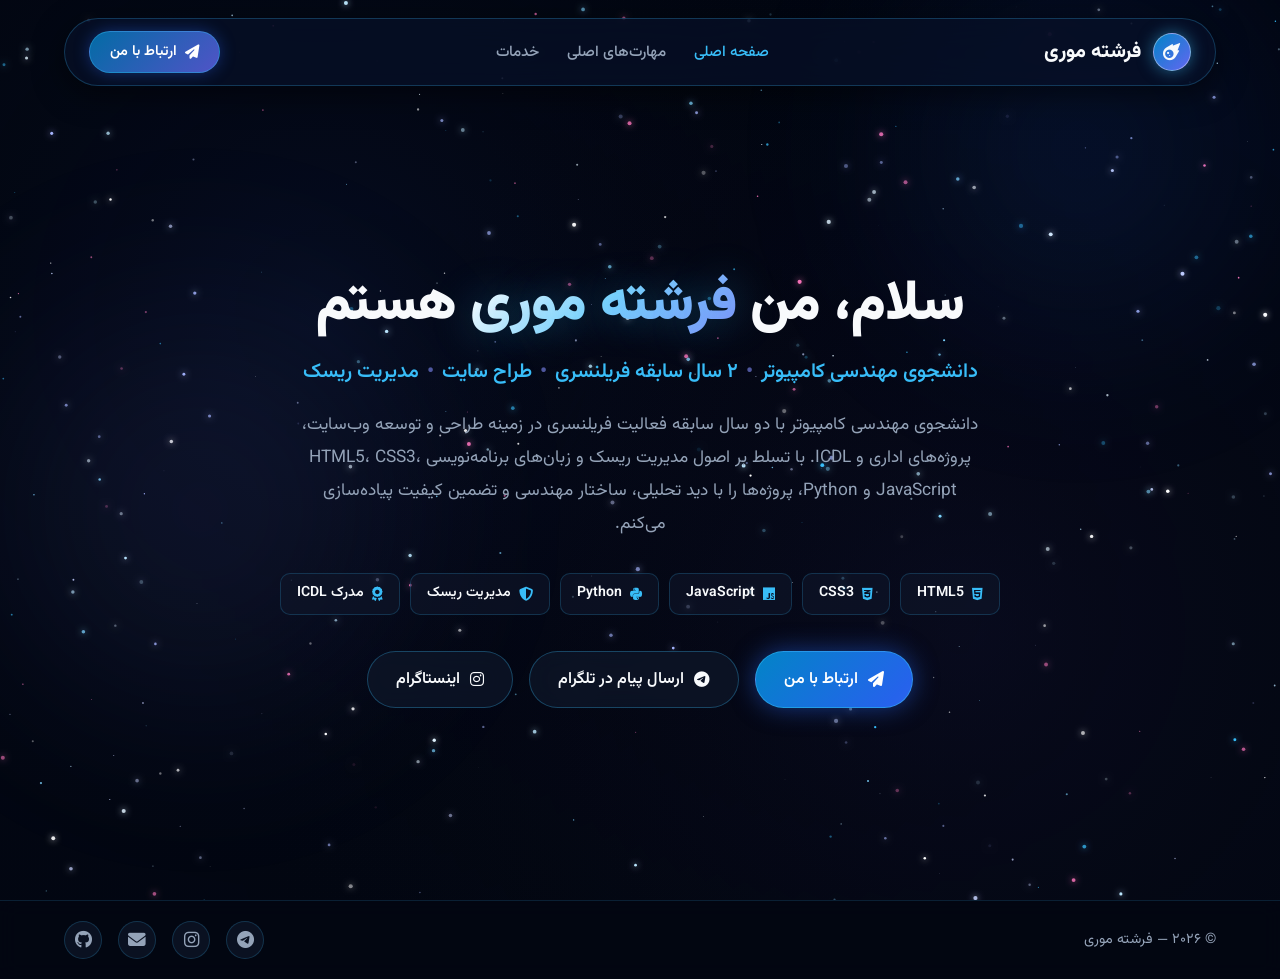
<file: index.html>
<!DOCTYPE html>
<html lang="fa" dir="rtl">
<head>
  <meta charset="UTF-8">
  <meta name="viewport" content="width=device-width, initial-scale=1.0">
  <title>فرشته موری | طراح وب و مدیریت ریسک</title>
  <link rel="stylesheet" href="https://cdnjs.cloudflare.com/ajax/libs/font-awesome/6.5.1/css/all.min.css">
  <link rel="stylesheet" href="assets/css/style.css">
</head>
<body style="min-height: 100vh; display: flex; flex-direction: column; justify-content: space-between;">

  <!-- Stars Background Canvas -->
  <canvas id="stars-canvas"></canvas>

  <div class="cosmic-orb orb-1"></div>
  <div class="cosmic-orb orb-2"></div>

  <!-- Header -->
  <header class="site-header">
    <div class="container">
      <nav class="nav-bar">
        <a href="index.html" class="brand-logo">
          <div class="brand-icon">
            <i class="fa-solid fa-meteor"></i>
          </div>
          <span>فرشته موری</span>
        </a>

        <ul class="nav-links">
          <li><a href="index.html" class="nav-link" style="color: var(--cyan-glow);">صفحه اصلی</a></li>
          <li><a href="skills.html" class="nav-link">مهارت‌های اصلی</a></li>
          <li><a href="services.html" class="nav-link">خدمات</a></li>
        </ul>

        <a href="contact.html" class="nav-cta">
          <i class="fa-solid fa-paper-plane"></i>
          <span>ارتباط با من</span>
        </a>

        <button class="mobile-toggle" aria-label="منو">
          <i class="fa-solid fa-bars"></i>
        </button>
      </nav>
    </div>
  </header>

  <!-- Hero Single-Screen Content -->
  <main class="hero-section" style="flex: 1; padding: 120px 0 40px;">
    <div class="container">
      <div class="hero-content">
        <div class="hero-info">
          <h1 class="hero-title">
            سلام، من <span class="gradient-text">فرشته موری</span> هستم
          </h1>

          <div class="hero-subtitle">
            <span>دانشجوی مهندسی کامپیوتر</span>
            <span class="dot">•</span>
            <span>۲ سال سابقه فریلنسری</span>
            <span class="dot">•</span>
            <span>طراح سایت</span>
            <span class="dot">•</span>
            <span>مدیریت ریسک</span>
          </div>

          <p class="hero-bio">
            دانشجوی مهندسی کامپیوتر با دو سال سابقه فعالیت فریلنسری در زمینه طراحی و توسعه وب‌سایت، پروژه‌های اداری و ICDL. با تسلط بر اصول مدیریت ریسک و زبان‌های برنامه‌نویسی HTML5، CSS3، JavaScript و Python، پروژه‌ها را با دید تحلیلی، ساختار مهندسی و تضمین کیفیت پیاده‌سازی می‌کنم.
          </p>

          <div class="tech-pills">
            <div class="tech-pill"><i class="fa-brands fa-html5"></i> HTML5</div>
            <div class="tech-pill"><i class="fa-brands fa-css3-alt"></i> CSS3</div>
            <div class="tech-pill"><i class="fa-brands fa-js"></i> JavaScript</div>
            <div class="tech-pill"><i class="fa-brands fa-python"></i> Python</div>
            <div class="tech-pill"><i class="fa-solid fa-shield-halved"></i> مدیریت ریسک</div>
            <div class="tech-pill"><i class="fa-solid fa-award"></i> مدرک ICDL</div>
          </div>

          <div class="hero-actions">
            <a href="contact.html" class="btn btn-primary">
              <i class="fa-solid fa-paper-plane"></i>
              <span>ارتباط با من</span>
            </a>
            <a href="https://t.me/aria_net1" target="_blank" rel="noopener noreferrer" class="btn btn-secondary">
              <i class="fa-brands fa-telegram"></i>
              <span>ارسال پیام در تلگرام</span>
            </a>
            <a href="https://www.instagram.com/mwri_tech/" target="_blank" rel="noopener noreferrer" class="btn btn-secondary">
              <i class="fa-brands fa-instagram"></i>
              <span>اینستاگرام</span>
            </a>
          </div>
        </div>
      </div>
    </div>
  </main>

  <!-- Clean Minimal Footer -->
  <footer class="site-footer" style="padding: 20px 0;">
    <div class="container">
      <div class="footer-content">
        <p class="footer-text">
          © ۲۰۲۶ — فرشته موری
        </p>

        <div class="footer-socials">
          <a href="https://t.me/aria_net1" target="_blank" rel="noopener noreferrer" class="social-link" title="تلگرام">
            <i class="fa-brands fa-telegram"></i>
          </a>
          <a href="https://www.instagram.com/mwri_tech/" target="_blank" rel="noopener noreferrer" class="social-link" title="اینستاگرام">
            <i class="fa-brands fa-instagram"></i>
          </a>
          <a href="mailto:fereshte8416@gmail.com" class="social-link" title="ایمیل">
            <i class="fa-solid fa-envelope"></i>
          </a>
          <a href="https://github.com/fereshteh-20" target="_blank" rel="noopener noreferrer" class="social-link" title="گیت‌هاب">
            <i class="fa-brands fa-github"></i>
          </a>
        </div>
      </div>
    </div>
  </footer>

  <script src="assets/js/stars-canvas.js"></script>
  <script src="assets/js/main.js"></script>
</body>
</html>
</file>
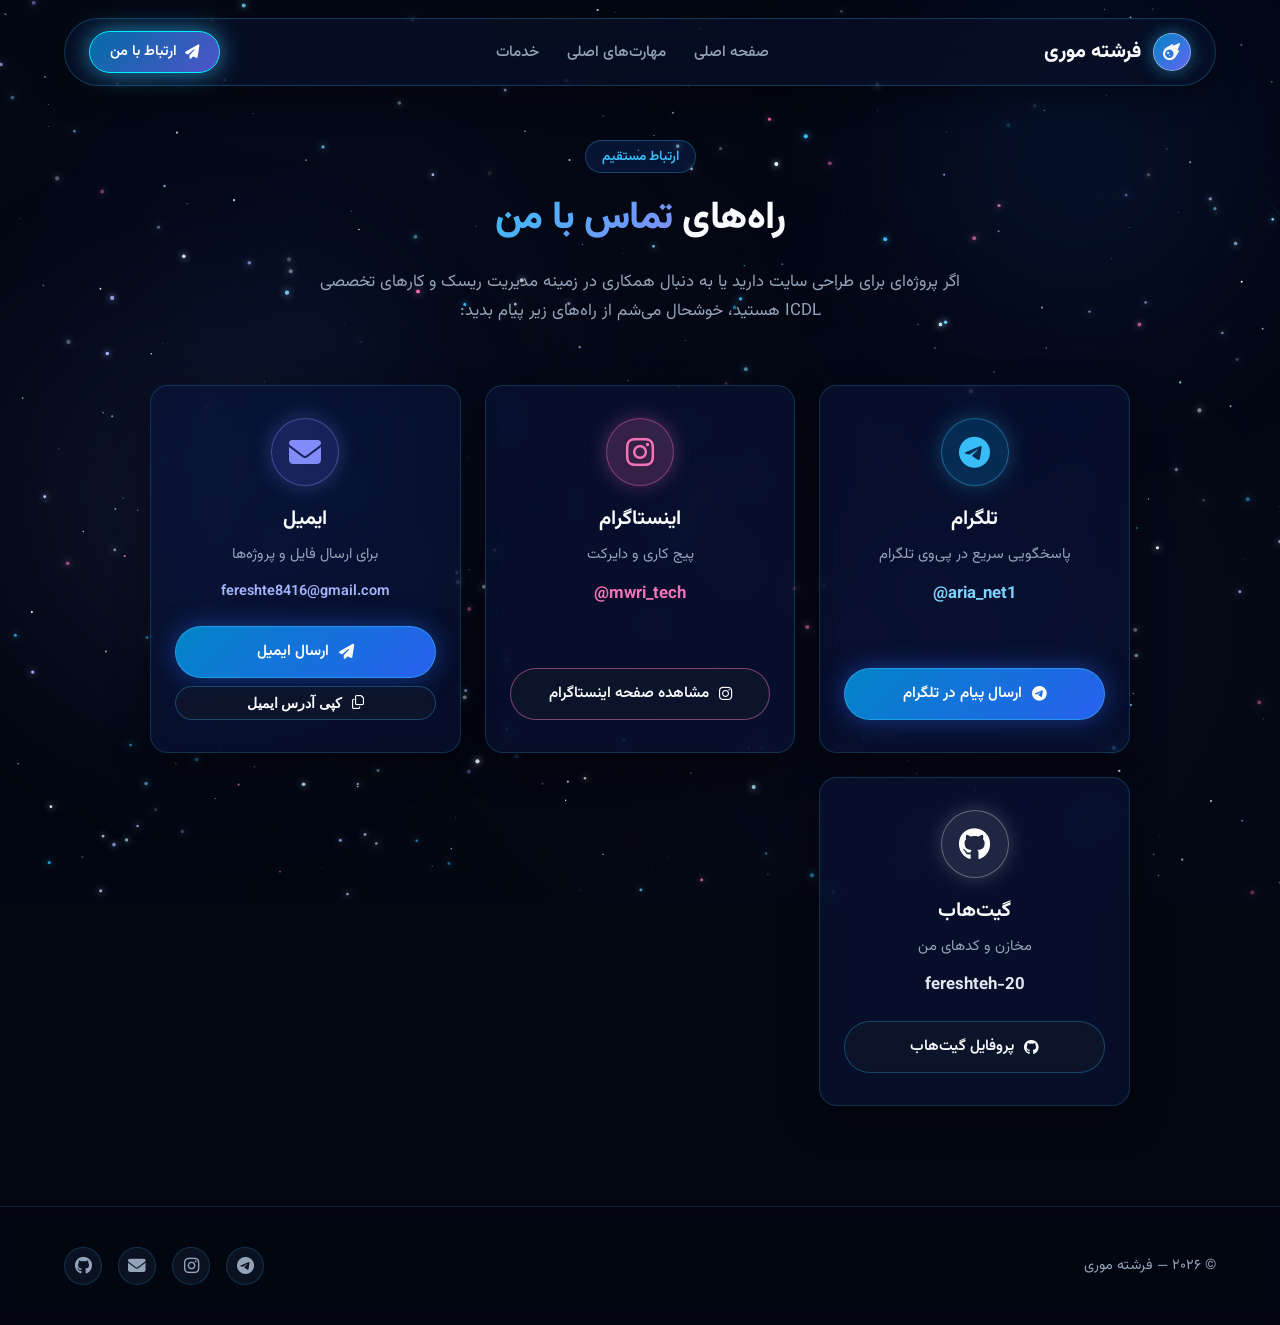
<file: contact.html>
<!DOCTYPE html>
<html lang="fa" dir="rtl">
<head>
  <meta charset="UTF-8">
  <meta name="viewport" content="width=device-width, initial-scale=1.0">
  <title>ارتباط با من | فرشته موری</title>
  <link rel="stylesheet" href="https://cdnjs.cloudflare.com/ajax/libs/font-awesome/6.5.1/css/all.min.css">
  <link rel="stylesheet" href="assets/css/style.css">
</head>
<body>

  <!-- Stars Background -->
  <canvas id="stars-canvas"></canvas>

  <div class="cosmic-orb orb-1"></div>
  <div class="cosmic-orb orb-2"></div>

  <!-- Header -->
  <header class="site-header">
    <div class="container">
      <nav class="nav-bar">
        <a href="index.html" class="brand-logo">
          <div class="brand-icon">
            <i class="fa-solid fa-meteor"></i>
          </div>
          <span>فرشته موری</span>
        </a>

        <ul class="nav-links">
          <li><a href="index.html" class="nav-link">صفحه اصلی</a></li>
          <li><a href="skills.html" class="nav-link">مهارت‌های اصلی</a></li>
          <li><a href="services.html" class="nav-link">خدمات</a></li>
        </ul>

        <a href="contact.html" class="nav-cta" style="box-shadow: 0 0 24px rgba(56, 189, 248, 0.7); border-color: var(--cyan-bright);">
          <i class="fa-solid fa-paper-plane"></i>
          <span>ارتباط با من</span>
        </a>

        <button class="mobile-toggle" aria-label="منو">
          <i class="fa-solid fa-bars"></i>
        </button>
      </nav>
    </div>
  </header>

  <!-- Contact Section -->
  <main class="section" style="padding-top: 140px; min-height: 85vh; display: flex; align-items: center;">
    <div class="container">
      <div class="section-header">
        <span class="section-tag">ارتباط مستقیم</span>
        <h1 class="section-title">راه‌های <span>تماس با من</span></h1>
        <p class="section-desc">
          اگر پروژه‌ای برای طراحی سایت دارید یا به دنبال همکاری در زمینه مدیریت ریسک و کارهای تخصصی ICDL هستید، خوشحال می‌شم از راه‌های زیر پیام بدید:
        </p>
      </div>

      <!-- Contact Cards -->
      <div style="display: grid; grid-template-columns: repeat(auto-fit, minmax(260px, 1fr)); gap: 24px; max-width: 980px; margin: 0 auto;">
        
        <!-- Telegram -->
        <div class="glass-panel" style="padding: 32px 24px; text-align: center; display: flex; flex-direction: column; align-items: center; justify-content: space-between;">
          <div>
            <div style="width: 68px; height: 68px; border-radius: 50%; background: rgba(14, 165, 233, 0.2); border: 1px solid rgba(56, 189, 248, 0.4); display: flex; align-items: center; justify-content: center; font-size: 2rem; color: #38bdf8; margin: 0 auto 16px; box-shadow: 0 0 20px rgba(56, 189, 248, 0.3);">
              <i class="fa-brands fa-telegram"></i>
            </div>
            <h3 style="font-size: 1.25rem; margin-bottom: 6px; color: var(--text-primary);">تلگرام</h3>
            <p style="color: var(--text-secondary); font-size: 0.92rem; margin-bottom: 12px;">پاسخگویی سریع در پی‌وی تلگرام</p>
            <div style="direction: ltr; font-weight: 700; color: #7dd3fc; margin-bottom: 22px; font-size: 1.05rem;">@aria_net1</div>
          </div>
          <a href="https://t.me/aria_net1" target="_blank" rel="noopener noreferrer" class="btn btn-primary" style="width: 100%; padding: 12px 18px; font-size: 0.95rem;">
            <i class="fa-brands fa-telegram"></i>
            <span>ارسال پیام در تلگرام</span>
          </a>
        </div>

        <!-- Instagram -->
        <div class="glass-panel" style="padding: 32px 24px; text-align: center; display: flex; flex-direction: column; align-items: center; justify-content: space-between;">
          <div>
            <div style="width: 68px; height: 68px; border-radius: 50%; background: rgba(244, 114, 182, 0.2); border: 1px solid rgba(244, 114, 182, 0.4); display: flex; align-items: center; justify-content: center; font-size: 2rem; color: #f472b6; margin: 0 auto 16px; box-shadow: 0 0 20px rgba(244, 114, 182, 0.3);">
              <i class="fa-brands fa-instagram"></i>
            </div>
            <h3 style="font-size: 1.25rem; margin-bottom: 6px; color: var(--text-primary);">اینستاگرام</h3>
            <p style="color: var(--text-secondary); font-size: 0.92rem; margin-bottom: 12px;">پیج کاری و دایرکت</p>
            <div style="direction: ltr; font-weight: 700; color: #f472b6; margin-bottom: 22px; font-size: 1.05rem;">@mwri_tech</div>
          </div>
          <a href="https://www.instagram.com/mwri_tech/" target="_blank" rel="noopener noreferrer" class="btn btn-secondary" style="width: 100%; padding: 12px 18px; font-size: 0.95rem; border-color: rgba(244, 114, 182, 0.5);">
            <i class="fa-brands fa-instagram"></i>
            <span>مشاهده صفحه اینستاگرام</span>
          </a>
        </div>

        <!-- Email -->
        <div class="glass-panel" style="padding: 32px 24px; text-align: center; display: flex; flex-direction: column; align-items: center; justify-content: space-between;">
          <div>
            <div style="width: 68px; height: 68px; border-radius: 50%; background: rgba(99, 102, 241, 0.2); border: 1px solid rgba(129, 140, 248, 0.4); display: flex; align-items: center; justify-content: center; font-size: 2rem; color: #818cf8; margin: 0 auto 16px; box-shadow: 0 0 20px rgba(129, 140, 248, 0.3);">
              <i class="fa-solid fa-envelope"></i>
            </div>
            <h3 style="font-size: 1.25rem; margin-bottom: 6px; color: var(--text-primary);">ایمیل</h3>
            <p style="color: var(--text-secondary); font-size: 0.92rem; margin-bottom: 12px;">برای ارسال فایل و پروژه‌ها</p>
            <div style="direction: ltr; font-weight: 600; color: #a5b4fc; margin-bottom: 22px; font-size: 0.9rem; word-break: break-all;">fereshte8416@gmail.com</div>
          </div>
          <div style="width: 100%; display: flex; flex-direction: column; gap: 8px;">
            <a href="mailto:fereshte8416@gmail.com" class="btn btn-primary" style="width: 100%; padding: 12px 18px; font-size: 0.95rem;">
              <i class="fa-solid fa-paper-plane"></i>
              <span>ارسال ایمیل</span>
            </a>
            <button id="copy-email-btn" class="btn btn-secondary" style="width: 100%; padding: 8px 12px; font-size: 0.85rem;" onclick="copyEmail()">
              <i class="fa-regular fa-copy"></i>
              <span id="copy-text">کپی آدرس ایمیل</span>
            </button>
          </div>
        </div>

        <!-- GitHub -->
        <div class="glass-panel" style="padding: 32px 24px; text-align: center; display: flex; flex-direction: column; align-items: center; justify-content: space-between;">
          <div>
            <div style="width: 68px; height: 68px; border-radius: 50%; background: rgba(255, 255, 255, 0.1); border: 1px solid rgba(255, 255, 255, 0.3); display: flex; align-items: center; justify-content: center; font-size: 2rem; color: #ffffff; margin: 0 auto 16px; box-shadow: 0 0 20px rgba(255, 255, 255, 0.2);">
              <i class="fa-brands fa-github"></i>
            </div>
            <h3 style="font-size: 1.25rem; margin-bottom: 6px; color: var(--text-primary);">گیت‌هاب</h3>
            <p style="color: var(--text-secondary); font-size: 0.92rem; margin-bottom: 12px;">مخازن و کدهای من</p>
            <div style="direction: ltr; font-weight: 700; color: #e2e8f0; margin-bottom: 22px; font-size: 1.05rem;">fereshteh-20</div>
          </div>
          <a href="https://github.com/fereshteh-20" target="_blank" rel="noopener noreferrer" class="btn btn-secondary" style="width: 100%; padding: 12px 18px; font-size: 0.95rem;">
            <i class="fa-brands fa-github"></i>
            <span>پروفایل گیت‌هاب</span>
          </a>
        </div>

      </div>
    </div>
  </main>

  <!-- Footer -->
  <footer class="site-footer">
    <div class="container">
      <div class="footer-content">
        <p class="footer-text">
          © ۲۰۲۶ — فرشته موری
        </p>

        <div class="footer-socials">
          <a href="https://t.me/aria_net1" target="_blank" rel="noopener noreferrer" class="social-link" title="تلگرام">
            <i class="fa-brands fa-telegram"></i>
          </a>
          <a href="https://www.instagram.com/mwri_tech/" target="_blank" rel="noopener noreferrer" class="social-link" title="اینستاگرام">
            <i class="fa-brands fa-instagram"></i>
          </a>
          <a href="mailto:fereshte8416@gmail.com" class="social-link" title="ایمیل">
            <i class="fa-solid fa-envelope"></i>
          </a>
          <a href="https://github.com/fereshteh-20" target="_blank" rel="noopener noreferrer" class="social-link" title="گیت‌هاب">
            <i class="fa-brands fa-github"></i>
          </a>
        </div>
      </div>
    </div>
  </footer>

  <script src="assets/js/stars-canvas.js"></script>
  <script src="assets/js/main.js"></script>
  <script>
    function copyEmail() {
      navigator.clipboard.writeText('fereshte8416@gmail.com').then(() => {
        const span = document.getElementById('copy-text');
        span.textContent = 'کپی شد!';
        setTimeout(() => {
          span.textContent = 'کپی آدرس ایمیل';
        }, 2500);
      });
    }
  </script>
</body>
</html>
</file>
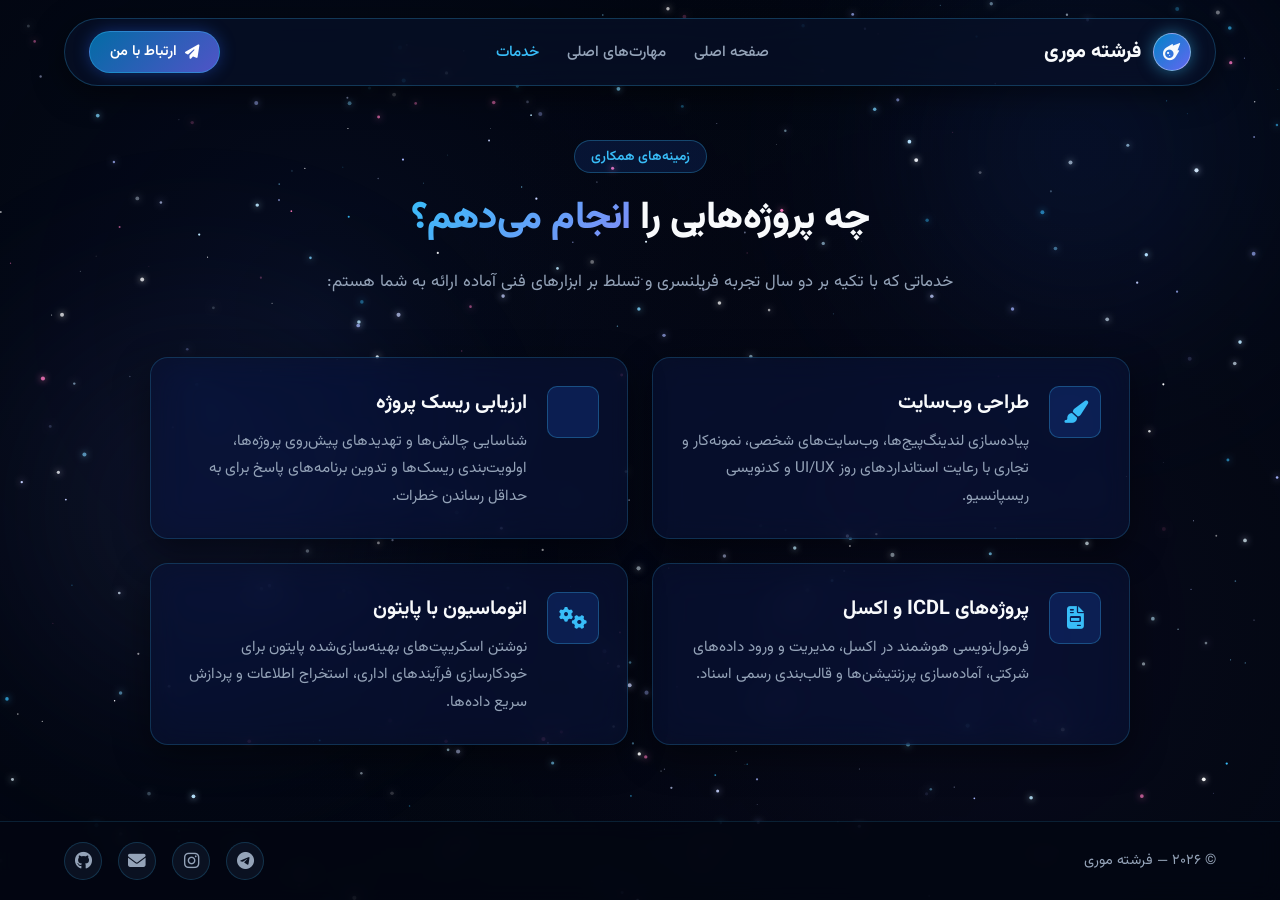
<file: services.html>
<!DOCTYPE html>
<html lang="fa" dir="rtl">
<head>
  <meta charset="UTF-8">
  <meta name="viewport" content="width=device-width, initial-scale=1.0">
  <title>خدمات | فرشته موری</title>
  <link rel="stylesheet" href="https://cdnjs.cloudflare.com/ajax/libs/font-awesome/6.5.1/css/all.min.css">
  <link rel="stylesheet" href="assets/css/style.css">
</head>
<body style="min-height: 100vh; display: flex; flex-direction: column; justify-content: space-between;">

  <!-- Stars Background -->
  <canvas id="stars-canvas"></canvas>

  <div class="cosmic-orb orb-1"></div>
  <div class="cosmic-orb orb-2"></div>

  <!-- Header -->
  <header class="site-header">
    <div class="container">
      <nav class="nav-bar">
        <a href="index.html" class="brand-logo">
          <div class="brand-icon">
            <i class="fa-solid fa-meteor"></i>
          </div>
          <span>فرشته موری</span>
        </a>

        <ul class="nav-links">
          <li><a href="index.html" class="nav-link">صفحه اصلی</a></li>
          <li><a href="skills.html" class="nav-link">مهارت‌های اصلی</a></li>
          <li><a href="services.html" class="nav-link" style="color: var(--cyan-glow);">خدمات</a></li>
        </ul>

        <a href="contact.html" class="nav-cta">
          <i class="fa-solid fa-paper-plane"></i>
          <span>ارتباط با من</span>
        </a>

        <button class="mobile-toggle" aria-label="منو">
          <i class="fa-solid fa-bars"></i>
        </button>
      </nav>
    </div>
  </header>

  <!-- Services Content -->
  <main class="section" style="padding-top: 140px; padding-bottom: 60px; flex: 1;">
    <div class="container">
      <div class="section-header">
        <span class="section-tag">زمینه‌های همکاری</span>
        <h1 class="section-title">چه پروژه‌هایی را <span>انجام می‌دهم؟</span></h1>
        <p class="section-desc">
          خدماتی که با تکیه بر دو سال تجربه فریلنسری و تسلط بر ابزارهای فنی آماده ارائه به شما هستم:
        </p>
      </div>

      <div class="services-grid" style="max-width: 980px; margin: 0 auto;">
        <!-- Service 1 -->
        <div class="service-card glass-panel">
          <div class="service-icon">
            <i class="fa-solid fa-paintbrush"></i>
          </div>
          <div class="service-content">
            <h2 style="font-size: 1.25rem; font-weight: 700; margin-bottom: 8px; color: var(--text-primary);">طراحی وب‌سایت</h2>
            <p style="color: var(--text-secondary); font-size: 0.95rem; line-height: 1.8;">
              پیاده‌سازی لندینگ‌پیج‌ها، وب‌سایت‌های شخصی، نمونه‌کار و تجاری با رعایت استانداردهای روز UI/UX و کدنویسی ریسپانسیو.
            </p>
          </div>
        </div>

        <!-- Service 2 -->
        <div class="service-card glass-panel">
          <div class="service-icon">
            <i class="fa-solid fa-shield-check"></i>
          </div>
          <div class="service-content">
            <h2 style="font-size: 1.25rem; font-weight: 700; margin-bottom: 8px; color: var(--text-primary);">ارزیابی ریسک پروژه</h2>
            <p style="color: var(--text-secondary); font-size: 0.95rem; line-height: 1.8;">
              شناسایی چالش‌ها و تهدیدهای پیش‌روی پروژه‌ها، اولویت‌بندی ریسک‌ها و تدوین برنامه‌های پاسخ برای به حداقل رساندن خطرات.
            </p>
          </div>
        </div>

        <!-- Service 3 -->
        <div class="service-card glass-panel">
          <div class="service-icon">
            <i class="fa-solid fa-file-invoice"></i>
          </div>
          <div class="service-content">
            <h2 style="font-size: 1.25rem; font-weight: 700; margin-bottom: 8px; color: var(--text-primary);">پروژه‌های ICDL و اکسل</h2>
            <p style="color: var(--text-secondary); font-size: 0.95rem; line-height: 1.8;">
              فرمول‌نویسی هوشمند در اکسل، مدیریت و ورود داده‌های شرکتی، آماده‌سازی پرزنتیشن‌ها و قالب‌بندی رسمی اسناد.
            </p>
          </div>
        </div>

        <!-- Service 4 -->
        <div class="service-card glass-panel">
          <div class="service-icon">
            <i class="fa-solid fa-gears"></i>
          </div>
          <div class="service-content">
            <h2 style="font-size: 1.25rem; font-weight: 700; margin-bottom: 8px; color: var(--text-primary);">اتوماسیون با پایتون</h2>
            <p style="color: var(--text-secondary); font-size: 0.95rem; line-height: 1.8;">
              نوشتن اسکریپت‌های بهینه‌سازی‌شده پایتون برای خودکارسازی فرآیندهای اداری، استخراج اطلاعات و پردازش سریع داده‌ها.
            </p>
          </div>
        </div>
      </div>
    </div>
  </main>

  <!-- Footer -->
  <footer class="site-footer" style="padding: 20px 0;">
    <div class="container">
      <div class="footer-content">
        <p class="footer-text">
          © ۲۰۲۶ — فرشته موری
        </p>

        <div class="footer-socials">
          <a href="https://t.me/aria_net1" target="_blank" rel="noopener noreferrer" class="social-link" title="تلگرام">
            <i class="fa-brands fa-telegram"></i>
          </a>
          <a href="https://www.instagram.com/mwri_tech/" target="_blank" rel="noopener noreferrer" class="social-link" title="اینستاگرام">
            <i class="fa-brands fa-instagram"></i>
          </a>
          <a href="mailto:fereshte8416@gmail.com" class="social-link" title="ایمیل">
            <i class="fa-solid fa-envelope"></i>
          </a>
          <a href="https://github.com/fereshteh-20" target="_blank" rel="noopener noreferrer" class="social-link" title="گیت‌هاب">
            <i class="fa-brands fa-github"></i>
          </a>
        </div>
      </div>
    </div>
  </footer>

  <script src="assets/js/stars-canvas.js"></script>
  <script src="assets/js/main.js"></script>
</body>
</html>
</file>
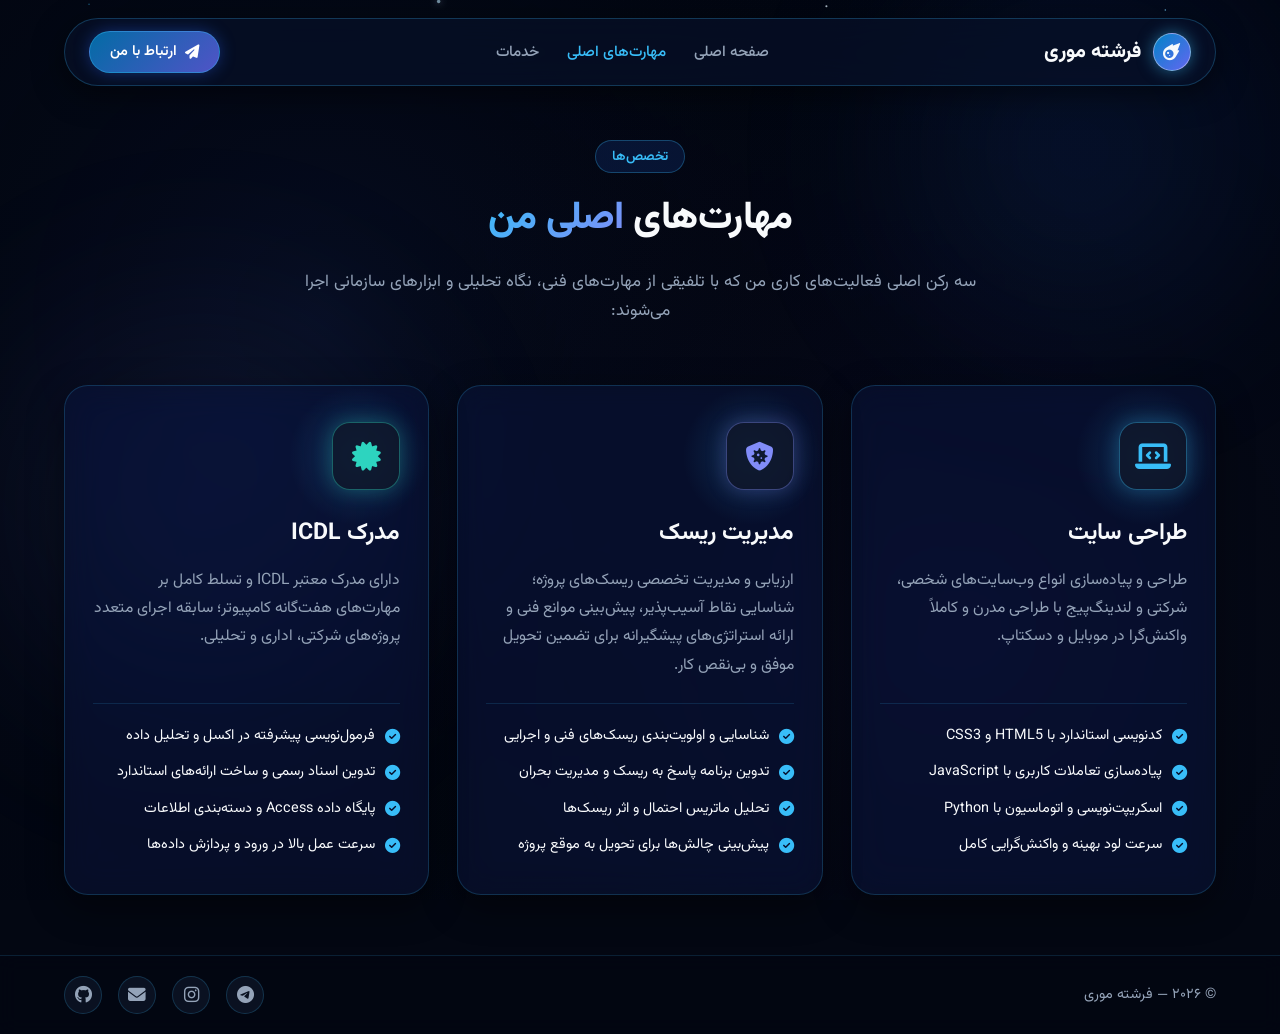
<file: skills.html>
<!DOCTYPE html>
<html lang="fa" dir="rtl">
<head>
  <meta charset="UTF-8">
  <meta name="viewport" content="width=device-width, initial-scale=1.0">
  <title>مهارت‌های اصلی | فرشته موری</title>
  <link rel="stylesheet" href="https://cdnjs.cloudflare.com/ajax/libs/font-awesome/6.5.1/css/all.min.css">
  <link rel="stylesheet" href="assets/css/style.css">
</head>
<body style="min-height: 100vh; display: flex; flex-direction: column; justify-content: space-between;">

  <!-- Stars Background -->
  <canvas id="stars-canvas"></canvas>

  <div class="cosmic-orb orb-1"></div>
  <div class="cosmic-orb orb-2"></div>

  <!-- Header -->
  <header class="site-header">
    <div class="container">
      <nav class="nav-bar">
        <a href="index.html" class="brand-logo">
          <div class="brand-icon">
            <i class="fa-solid fa-meteor"></i>
          </div>
          <span>فرشته موری</span>
        </a>

        <ul class="nav-links">
          <li><a href="index.html" class="nav-link">صفحه اصلی</a></li>
          <li><a href="skills.html" class="nav-link" style="color: var(--cyan-glow);">مهارت‌های اصلی</a></li>
          <li><a href="services.html" class="nav-link">خدمات</a></li>
        </ul>

        <a href="contact.html" class="nav-cta">
          <i class="fa-solid fa-paper-plane"></i>
          <span>ارتباط با من</span>
        </a>

        <button class="mobile-toggle" aria-label="منو">
          <i class="fa-solid fa-bars"></i>
        </button>
      </nav>
    </div>
  </header>

  <!-- Skills Content -->
  <main class="section" style="padding-top: 140px; padding-bottom: 60px; flex: 1;">
    <div class="container">
      <div class="section-header">
        <span class="section-tag">تخصص‌ها</span>
        <h1 class="section-title">مهارت‌های <span>اصلی من</span></h1>
        <p class="section-desc">
          سه رکن اصلی فعالیت‌های کاری من که با تلفیقی از مهارت‌های فنی، نگاه تحلیلی و ابزارهای سازمانی اجرا می‌شوند:
        </p>
      </div>

      <div class="core-pillars-grid">
        <!-- Card 1: Web Design -->
        <div class="pillar-card card-web glass-panel">
          <div>
            <div class="pillar-icon-box">
              <i class="fa-solid fa-laptop-code"></i>
            </div>
            <h2 class="pillar-title">طراحی سایت</h2>
            <p class="pillar-desc">
              طراحی و پیاده‌سازی انواع وب‌سایت‌های شخصی، شرکتی و لندینگ‌پیج با طراحی مدرن و کاملاً واکنش‌گرا در موبایل و دسکتاپ.
            </p>
          </div>
          <ul class="pillar-features">
            <li><i class="fa-solid fa-circle-check"></i> کدنویسی استاندارد با HTML5 و CSS3</li>
            <li><i class="fa-solid fa-circle-check"></i> پیاده‌سازی تعاملات کاربری با JavaScript</li>
            <li><i class="fa-solid fa-circle-check"></i> اسکریپت‌نویسی و اتوماسیون با Python</li>
            <li><i class="fa-solid fa-circle-check"></i> سرعت لود بهینه و واکنش‌گرایی کامل</li>
          </ul>
        </div>

        <!-- Card 2: Risk Management -->
        <div class="pillar-card card-risk glass-panel">
          <div>
            <div class="pillar-icon-box">
              <i class="fa-solid fa-shield-virus"></i>
            </div>
            <h2 class="pillar-title">مدیریت ریسک</h2>
            <p class="pillar-desc">
              ارزیابی و مدیریت تخصصی ریسک‌های پروژه؛ شناسایی نقاط آسیب‌پذیر، پیش‌بینی موانع فنی و ارائه استراتژی‌های پیشگیرانه برای تضمین تحویل موفق و بی‌نقص کار.
            </p>
          </div>
          <ul class="pillar-features">
            <li><i class="fa-solid fa-circle-check"></i> شناسایی و اولویت‌بندی ریسک‌های فنی و اجرایی</li>
            <li><i class="fa-solid fa-circle-check"></i> تدوین برنامه پاسخ به ریسک و مدیریت بحران</li>
            <li><i class="fa-solid fa-circle-check"></i> تحلیل ماتریس احتمال و اثر ریسک‌ها</li>
            <li><i class="fa-solid fa-circle-check"></i> پیش‌بینی چالش‌ها برای تحویل به موقع پروژه</li>
          </ul>
        </div>

        <!-- Card 3: ICDL -->
        <div class="pillar-card card-icdl glass-panel">
          <div>
            <div class="pillar-icon-box">
              <i class="fa-solid fa-certificate"></i>
            </div>
            <h2 class="pillar-title">مدرک ICDL</h2>
            <p class="pillar-desc">
              دارای مدرک معتبر ICDL و تسلط کامل بر مهارت‌های هفت‌گانه کامپیوتر؛ سابقه اجرای متعدد پروژه‌های شرکتی، اداری و تحلیلی.
            </p>
          </div>
          <ul class="pillar-features">
            <li><i class="fa-solid fa-circle-check"></i> فرمول‌نویسی پیشرفته در اکسل و تحلیل داده</li>
            <li><i class="fa-solid fa-circle-check"></i> تدوین اسناد رسمی و ساخت ارائه‌های استاندارد</li>
            <li><i class="fa-solid fa-circle-check"></i> پایگاه داده Access و دسته‌بندی اطلاعات</li>
            <li><i class="fa-solid fa-circle-check"></i> سرعت عمل بالا در ورود و پردازش داده‌ها</li>
          </ul>
        </div>
      </div>
    </div>
  </main>

  <!-- Footer -->
  <footer class="site-footer" style="padding: 20px 0;">
    <div class="container">
      <div class="footer-content">
        <p class="footer-text">
          © ۲۰۲۶ — فرشته موری
        </p>

        <div class="footer-socials">
          <a href="https://t.me/aria_net1" target="_blank" rel="noopener noreferrer" class="social-link" title="تلگرام">
            <i class="fa-brands fa-telegram"></i>
          </a>
          <a href="https://www.instagram.com/mwri_tech/" target="_blank" rel="noopener noreferrer" class="social-link" title="اینستاگرام">
            <i class="fa-brands fa-instagram"></i>
          </a>
          <a href="mailto:fereshte8416@gmail.com" class="social-link" title="ایمیل">
            <i class="fa-solid fa-envelope"></i>
          </a>
          <a href="https://github.com/fereshteh-20" target="_blank" rel="noopener noreferrer" class="social-link" title="گیت‌هاب">
            <i class="fa-brands fa-github"></i>
          </a>
        </div>
      </div>
    </div>
  </footer>

  <script src="assets/js/stars-canvas.js"></script>
  <script src="assets/js/main.js"></script>
</body>
</html>
</file>
<file: assets/css/style.css>
@import url('https://fonts.googleapis.com/css2?family=Vazirmatn:wght@300;400;500;600;700;800;900&display=swap');

:root {
  --font-main: 'Vazirmatn', -apple-system, BlinkMacSystemFont, 'Segoe UI', Roboto, Tahoma, sans-serif;

  /* Color Palette */
  --bg-deep-space: #030712;
  --bg-nebula-dark: #050b1d;
  --bg-nebula-blue: #0b1536;
  --text-primary: #f8fafc;
  --text-secondary: #94a3b8;
  --text-muted: #64748b;

  /* Cosmic Glows & Accents */
  --cyan-glow: #38bdf8;
  --cyan-bright: #00f0ff;
  --blue-accent: #2563eb;
  --blue-deep: #1d4ed8;
  --indigo-glow: #818cf8;
  --purple-nebula: #a855f7;

  /* Glassmorphism Specs */
  --glass-bg: rgba(11, 21, 54, 0.55);
  --glass-bg-hover: rgba(15, 28, 70, 0.75);
  --glass-border: rgba(56, 189, 248, 0.2);
  --glass-border-hover: rgba(56, 189, 248, 0.55);
  --glass-shadow: 0 12px 36px 0 rgba(0, 0, 0, 0.45);
  --glass-glow: 0 0 25px rgba(56, 189, 248, 0.18);
  --glass-blur: blur(16px) saturate(180%);

  /* Layout */
  --container-max: 1200px;
  --radius-sm: 10px;
  --radius-md: 18px;
  --radius-lg: 24px;
  --radius-full: 9999px;
  --transition-smooth: all 0.35s cubic-bezier(0.4, 0, 0.2, 1);
}

/* Reset & Base */
*, *::before, *::after {
  box-sizing: border-box;
  margin: 0;
  padding: 0;
}

html {
  scroll-behavior: smooth;
  color-scheme: dark;
}

body {
  font-family: var(--font-main);
  background-color: var(--bg-deep-space);
  color: var(--text-primary);
  direction: rtl;
  text-align: right;
  line-height: 1.7;
  overflow-x: hidden;
  position: relative;
  min-height: 100vh;
}

/* Cosmic Background Canvas */
#stars-canvas {
  position: fixed;
  top: 0;
  left: 0;
  width: 100%;
  height: 100%;
  z-index: 0;
  pointer-events: none;
}

/* Background Atmosphere Glows */
.cosmic-orb {
  position: fixed;
  border-radius: 50%;
  filter: blur(90px);
  pointer-events: none;
  z-index: 0;
  opacity: 0.35;
  animation: cosmicPulse 10s ease-in-out infinite alternate;
}

.orb-1 {
  top: -100px;
  right: -50px;
  width: 500px;
  height: 500px;
  background: radial-gradient(circle, rgba(37, 99, 235, 0.5) 0%, rgba(56, 189, 248, 0) 70%);
}

.orb-2 {
  bottom: 10%;
  left: -100px;
  width: 600px;
  height: 600px;
  background: radial-gradient(circle, rgba(129, 140, 248, 0.35) 0%, rgba(168, 85, 247, 0) 70%);
  animation-delay: -5s;
}

@keyframes cosmicPulse {
  0% { transform: scale(1) translate(0, 0); opacity: 0.25; }
  50% { transform: scale(1.15) translate(30px, 20px); opacity: 0.45; }
  100% { transform: scale(0.95) translate(-20px, -10px); opacity: 0.3; }
}

/* Container */
.container {
  width: 100%;
  max-width: var(--container-max);
  margin: 0 auto;
  padding: 0 24px;
  position: relative;
  z-index: 1;
}

/* ===================================================
   Glassmorphism Styles
   =================================================== */
.glass-panel {
  background: var(--glass-bg);
  backdrop-filter: var(--glass-blur);
  -webkit-backdrop-filter: var(--glass-blur);
  border: 1px solid var(--glass-border);
  box-shadow: var(--glass-shadow);
  border-radius: var(--radius-md);
  position: relative;
  transition: var(--transition-smooth);
}

.glass-panel:hover {
  border-color: var(--glass-border-hover);
  box-shadow: var(--glass-shadow), var(--glass-glow);
}

/* ===================================================
   Header & Navigation
   =================================================== */
.site-header {
  position: fixed;
  top: 18px;
  left: 0;
  right: 0;
  z-index: 100;
  transition: var(--transition-smooth);
}

.nav-bar {
  display: flex;
  align-items: center;
  justify-content: space-between;
  padding: 12px 24px;
  border-radius: var(--radius-full);
  background: rgba(8, 16, 40, 0.7);
  backdrop-filter: blur(20px);
  -webkit-backdrop-filter: blur(20px);
  border: 1px solid rgba(56, 189, 248, 0.25);
  box-shadow: 0 8px 30px rgba(0, 0, 0, 0.5);
}

.brand-logo {
  display: flex;
  align-items: center;
  gap: 12px;
  text-decoration: none;
  color: var(--text-primary);
  font-weight: 800;
  font-size: 1.25rem;
}

.brand-icon {
  width: 38px;
  height: 38px;
  border-radius: 50%;
  background: linear-gradient(135deg, #0284c7, #6366f1);
  display: flex;
  align-items: center;
  justify-content: center;
  font-size: 1.1rem;
  box-shadow: 0 0 16px rgba(56, 189, 248, 0.5);
  border: 1px solid rgba(255, 255, 255, 0.4);
}

.nav-links {
  display: flex;
  align-items: center;
  gap: 28px;
  list-style: none;
}

.nav-link {
  color: var(--text-secondary);
  text-decoration: none;
  font-weight: 500;
  font-size: 0.95rem;
  transition: var(--transition-smooth);
  position: relative;
  padding: 6px 0;
}

.nav-link::after {
  content: '';
  position: absolute;
  bottom: 0;
  right: 0;
  width: 0;
  height: 2px;
  background: linear-gradient(90deg, var(--cyan-glow), var(--indigo-glow));
  border-radius: 2px;
  transition: var(--transition-smooth);
}

.nav-link:hover {
  color: var(--cyan-glow);
}

.nav-link:hover::after {
  width: 100%;
}

.nav-cta {
  display: flex;
  align-items: center;
  gap: 8px;
  padding: 8px 20px;
  background: linear-gradient(135deg, rgba(2, 132, 199, 0.8), rgba(99, 102, 241, 0.8));
  color: #ffffff;
  text-decoration: none;
  border-radius: var(--radius-full);
  font-size: 0.9rem;
  font-weight: 600;
  border: 1px solid rgba(56, 189, 248, 0.4);
  box-shadow: 0 0 16px rgba(37, 99, 235, 0.4);
  transition: var(--transition-smooth);
}

.nav-cta:hover {
  transform: translateY(-2px);
  box-shadow: 0 0 24px rgba(56, 189, 248, 0.7);
  border-color: var(--cyan-bright);
}

/* Mobile Nav Toggle */
.mobile-toggle {
  display: none;
  background: none;
  border: none;
  color: var(--text-primary);
  font-size: 1.5rem;
  cursor: pointer;
}

/* ===================================================
   Hero Section
   =================================================== */
.hero-section {
  min-height: 100vh;
  display: flex;
  align-items: center;
  padding: 130px 0 80px;
  position: relative;
}

.hero-content {
  max-width: 860px;
  margin: 0 auto;
  text-align: center;
}

.hero-badge {
  display: inline-flex;
  align-items: center;
  gap: 8px;
  padding: 6px 16px;
  border-radius: var(--radius-full);
  background: rgba(37, 99, 235, 0.15);
  border: 1px solid rgba(56, 189, 248, 0.35);
  color: var(--cyan-glow);
  font-size: 0.88rem;
  font-weight: 600;
  margin-bottom: 24px;
  box-shadow: 0 0 16px rgba(56, 189, 248, 0.2);
}

.hero-title {
  font-size: 3.5rem;
  font-weight: 900;
  line-height: 1.2;
  margin-bottom: 16px;
  letter-spacing: -0.5px;
}

.hero-title .gradient-text {
  background: linear-gradient(135deg, #ffffff 10%, #7dd3fc 50%, #818cf8 100%);
  -webkit-background-clip: text;
  -webkit-text-fill-color: transparent;
  text-shadow: 0 0 40px rgba(56, 189, 248, 0.35);
}

.hero-subtitle {
  font-size: 1.25rem;
  font-weight: 600;
  color: var(--cyan-glow);
  margin-bottom: 20px;
  display: flex;
  flex-wrap: wrap;
  gap: 8px;
  align-items: center;
  justify-content: center;
}

.hero-subtitle span.dot {
  color: var(--indigo-glow);
  opacity: 0.6;
}

.hero-bio {
  font-size: 1.08rem;
  color: var(--text-secondary);
  line-height: 1.9;
  margin: 0 auto 32px;
  max-width: 680px;
}

/* Tech Badges / Pills in Hero */
.tech-pills {
  display: flex;
  flex-wrap: wrap;
  gap: 10px;
  margin-bottom: 36px;
  justify-content: center;
}

.tech-pill {
  display: inline-flex;
  align-items: center;
  gap: 8px;
  padding: 8px 16px;
  border-radius: var(--radius-sm);
  background: rgba(15, 23, 42, 0.6);
  border: 1px solid rgba(56, 189, 248, 0.2);
  color: var(--text-primary);
  font-size: 0.88rem;
  font-weight: 600;
  transition: var(--transition-smooth);
}

.tech-pill:hover {
  background: rgba(30, 58, 138, 0.4);
  border-color: var(--cyan-glow);
  transform: translateY(-2px);
  box-shadow: 0 4px 16px rgba(56, 189, 248, 0.25);
}

.tech-pill i {
  color: var(--cyan-glow);
}

/* Hero Action Buttons */
.hero-actions {
  display: flex;
  flex-wrap: wrap;
  gap: 16px;
  justify-content: center;
}

.btn {
  display: inline-flex;
  align-items: center;
  justify-content: center;
  gap: 10px;
  padding: 14px 28px;
  border-radius: var(--radius-full);
  font-size: 1rem;
  font-weight: 600;
  text-decoration: none;
  cursor: pointer;
  transition: var(--transition-smooth);
}

.btn-primary {
  background: linear-gradient(135deg, #0284c7, #2563eb, #6366f1);
  background-size: 200% auto;
  color: #ffffff;
  border: 1px solid rgba(56, 189, 248, 0.5);
  box-shadow: 0 0 24px rgba(37, 99, 235, 0.5);
}

.btn-primary:hover {
  background-position: right center;
  transform: translateY(-3px);
  box-shadow: 0 0 32px rgba(56, 189, 248, 0.7);
}

.btn-secondary {
  background: rgba(15, 23, 42, 0.7);
  backdrop-filter: blur(12px);
  color: var(--text-primary);
  border: 1px solid rgba(56, 189, 248, 0.3);
}

.btn-secondary:hover {
  background: rgba(30, 58, 138, 0.35);
  border-color: var(--cyan-glow);
  transform: translateY(-3px);
}


/* ===================================================
   Section Headings
   =================================================== */
.section {
  padding: 100px 0;
  position: relative;
}

.section-header {
  text-align: center;
  max-width: 680px;
  margin: 0 auto 60px;
}

.section-tag {
  display: inline-block;
  padding: 4px 16px;
  border-radius: var(--radius-full);
  background: rgba(37, 99, 235, 0.15);
  border: 1px solid rgba(56, 189, 248, 0.3);
  color: var(--cyan-glow);
  font-size: 0.85rem;
  font-weight: 600;
  margin-bottom: 14px;
}

.section-title {
  font-size: 2.4rem;
  font-weight: 800;
  margin-bottom: 16px;
  letter-spacing: -0.5px;
}

.section-title span {
  background: linear-gradient(135deg, #38bdf8, #818cf8);
  -webkit-background-clip: text;
  -webkit-text-fill-color: transparent;
}

.section-desc {
  font-size: 1.05rem;
  color: var(--text-secondary);
}

/* ===================================================
   Glass Core Pillars Section (User Core Requirement)
   =================================================== */
.core-pillars-grid {
  display: grid;
  grid-template-columns: repeat(3, 1fr);
  gap: 28px;
}

.pillar-card {
  padding: 36px 28px;
  border-radius: var(--radius-lg);
  display: flex;
  flex-direction: column;
  justify-content: space-between;
  min-height: 420px;
  position: relative;
  overflow: hidden;
  transition: var(--transition-smooth);
}

.pillar-card::before {
  content: '';
  position: absolute;
  top: 0;
  right: 0;
  width: 140px;
  height: 140px;
  background: radial-gradient(circle, rgba(56, 189, 248, 0.18) 0%, rgba(0, 0, 0, 0) 70%);
  border-radius: 50%;
  pointer-events: none;
  transition: var(--transition-smooth);
}

.pillar-card:hover {
  transform: translateY(-8px);
}

.pillar-card:hover::before {
  width: 220px;
  height: 220px;
  background: radial-gradient(circle, rgba(56, 189, 248, 0.3) 0%, rgba(0, 0, 0, 0) 70%);
}

/* Individual Card Accent Glows */
.pillar-card.card-web:hover {
  border-color: rgba(56, 189, 248, 0.6);
  box-shadow: 0 16px 40px rgba(56, 189, 248, 0.25);
}

.pillar-card.card-risk:hover {
  border-color: rgba(129, 140, 248, 0.6);
  box-shadow: 0 16px 40px rgba(129, 140, 248, 0.25);
}

.pillar-card.card-icdl:hover {
  border-color: rgba(45, 212, 191, 0.6);
  box-shadow: 0 16px 40px rgba(45, 212, 191, 0.25);
}

.pillar-icon-box {
  width: 68px;
  height: 68px;
  border-radius: var(--radius-md);
  display: flex;
  align-items: center;
  justify-content: center;
  font-size: 1.8rem;
  margin-bottom: 24px;
  background: rgba(15, 23, 42, 0.8);
  border: 1px solid rgba(56, 189, 248, 0.3);
  box-shadow: 0 8px 24px rgba(0, 0, 0, 0.4);
  position: relative;
}

.card-web .pillar-icon-box {
  color: #38bdf8;
  border-color: rgba(56, 189, 248, 0.4);
  box-shadow: 0 0 20px rgba(56, 189, 248, 0.3);
}

.card-risk .pillar-icon-box {
  color: #818cf8;
  border-color: rgba(129, 140, 248, 0.4);
  box-shadow: 0 0 20px rgba(129, 140, 248, 0.3);
}

.card-icdl .pillar-icon-box {
  color: #2dd4bf;
  border-color: rgba(45, 212, 191, 0.4);
  box-shadow: 0 0 20px rgba(45, 212, 191, 0.3);
}

.pillar-title {
  font-size: 1.45rem;
  font-weight: 700;
  margin-bottom: 12px;
  color: var(--text-primary);
}

.pillar-desc {
  color: var(--text-secondary);
  font-size: 0.98rem;
  line-height: 1.8;
  margin-bottom: 24px;
}

.pillar-features {
  list-style: none;
  display: flex;
  flex-direction: column;
  gap: 12px;
  margin-top: auto;
  padding-top: 20px;
  border-top: 1px solid rgba(56, 189, 248, 0.15);
}

.pillar-features li {
  display: flex;
  align-items: center;
  gap: 10px;
  font-size: 0.9rem;
  color: var(--text-primary);
}

.pillar-features li i {
  color: var(--cyan-glow);
  font-size: 0.95rem;
}

/* ===================================================
   Skills & Technologies Detail Section
   =================================================== */
.skills-wrapper {
  display: grid;
  grid-template-columns: 1fr 1fr;
  gap: 36px;
}

.skills-column {
  padding: 32px;
}

.skills-col-title {
  font-size: 1.3rem;
  font-weight: 700;
  margin-bottom: 24px;
  display: flex;
  align-items: center;
  gap: 12px;
  color: var(--cyan-glow);
}

.skill-bar-item {
  margin-bottom: 22px;
}

.skill-info {
  display: flex;
  justify-content: space-between;
  font-size: 0.95rem;
  font-weight: 600;
  margin-bottom: 8px;
}

.skill-track {
  width: 100%;
  height: 8px;
  background: rgba(15, 23, 42, 0.8);
  border-radius: var(--radius-full);
  overflow: hidden;
  border: 1px solid rgba(56, 189, 248, 0.2);
}

.skill-progress {
  height: 100%;
  border-radius: var(--radius-full);
  background: linear-gradient(90deg, #0284c7, #38bdf8);
  box-shadow: 0 0 12px rgba(56, 189, 248, 0.6);
  transition: width 1.2s cubic-bezier(0.4, 0, 0.2, 1);
}

/* ===================================================
   Experience & Services Section
   =================================================== */
.services-grid {
  display: grid;
  grid-template-columns: repeat(2, 1fr);
  gap: 24px;
}

.service-card {
  padding: 28px;
  display: flex;
  gap: 20px;
  align-items: flex-start;
  transition: var(--transition-smooth);
}

.service-card:hover {
  transform: translateY(-4px);
  border-color: rgba(56, 189, 248, 0.4);
}

.service-icon {
  width: 52px;
  height: 52px;
  flex-shrink: 0;
  border-radius: var(--radius-sm);
  background: rgba(37, 99, 235, 0.2);
  border: 1px solid rgba(56, 189, 248, 0.3);
  display: flex;
  align-items: center;
  justify-content: center;
  font-size: 1.4rem;
  color: var(--cyan-glow);
}

.service-content h4 {
  font-size: 1.15rem;
  font-weight: 700;
  margin-bottom: 8px;
  color: var(--text-primary);
}

.service-content p {
  color: var(--text-secondary);
  font-size: 0.92rem;
  line-height: 1.7;
}

/* ===================================================
   Contact Section
   =================================================== */
.contact-grid {
  display: grid;
  grid-template-columns: 0.9fr 1.1fr;
  gap: 36px;
  align-items: stretch;
}

.contact-info-panel {
  padding: 36px;
  display: flex;
  flex-direction: column;
  justify-content: space-between;
}

.contact-channels {
  display: flex;
  flex-direction: column;
  gap: 20px;
  margin: 28px 0;
}

.contact-channel-item {
  display: flex;
  align-items: center;
  gap: 16px;
  padding: 14px 18px;
  border-radius: var(--radius-sm);
  background: rgba(15, 23, 42, 0.6);
  border: 1px solid rgba(56, 189, 248, 0.18);
  text-decoration: none;
  color: var(--text-primary);
  transition: var(--transition-smooth);
}

.contact-channel-item:hover {
  background: rgba(30, 58, 138, 0.35);
  border-color: var(--cyan-glow);
  transform: translateX(-6px);
}

.channel-icon {
  width: 44px;
  height: 44px;
  border-radius: 50%;
  background: rgba(37, 99, 235, 0.25);
  display: flex;
  align-items: center;
  justify-content: center;
  font-size: 1.25rem;
  color: var(--cyan-glow);
}

.channel-details h5 {
  font-size: 0.85rem;
  color: var(--text-muted);
  font-weight: 500;
}

.channel-details p {
  font-size: 1rem;
  font-weight: 600;
  color: var(--text-primary);
  direction: ltr;
  text-align: right;
}

/* Contact Message Box Form */
.contact-form-panel {
  padding: 36px;
}

.form-group {
  margin-bottom: 20px;
}

.form-label {
  display: block;
  font-size: 0.9rem;
  font-weight: 600;
  margin-bottom: 8px;
  color: var(--text-primary);
}

.form-input, .form-textarea {
  width: 100%;
  padding: 14px 16px;
  border-radius: var(--radius-sm);
  background: rgba(15, 23, 42, 0.7);
  border: 1px solid rgba(56, 189, 248, 0.25);
  color: var(--text-primary);
  font-family: var(--font-main);
  font-size: 0.95rem;
  outline: none;
  transition: var(--transition-smooth);
}

.form-input:focus, .form-textarea:focus {
  border-color: var(--cyan-glow);
  box-shadow: 0 0 16px rgba(56, 189, 248, 0.35);
  background: rgba(15, 23, 42, 0.9);
}

.form-textarea {
  min-height: 120px;
  resize: vertical;
}

/* ===================================================
   Footer
   =================================================== */
.site-footer {
  padding: 40px 0;
  border-top: 1px solid rgba(56, 189, 248, 0.15);
  background: rgba(3, 7, 18, 0.85);
  backdrop-filter: blur(10px);
  position: relative;
  z-index: 10;
}

.footer-content {
  display: flex;
  align-items: center;
  justify-content: space-between;
  flex-wrap: wrap;
  gap: 20px;
}

.footer-text {
  color: var(--text-secondary);
  font-size: 0.9rem;
}

.footer-socials {
  display: flex;
  gap: 16px;
}

.social-link {
  width: 38px;
  height: 38px;
  border-radius: 50%;
  background: rgba(15, 23, 42, 0.7);
  border: 1px solid rgba(56, 189, 248, 0.2);
  display: flex;
  align-items: center;
  justify-content: center;
  color: var(--text-secondary);
  text-decoration: none;
  font-size: 1.1rem;
  transition: var(--transition-smooth);
}

.social-link:hover {
  color: var(--cyan-glow);
  border-color: var(--cyan-glow);
  transform: translateY(-3px);
  box-shadow: 0 0 14px rgba(56, 189, 248, 0.4);
}

/* ===================================================
   Responsive Media Queries
   =================================================== */
@media (max-width: 992px) {
  .hero-content {
    grid-template-columns: 1fr;
    text-align: center;
  }

  .hero-subtitle {
    justify-content: center;
  }

  .hero-bio {
    margin: 0 auto 32px;
  }

  .tech-pills {
    justify-content: center;
  }

  .hero-actions {
    justify-content: center;
  }

  .hero-visual {
    margin-top: 40px;
  }

  .core-pillars-grid {
    grid-template-columns: 1fr;
    max-width: 540px;
    margin: 0 auto;
  }

  .skills-wrapper {
    grid-template-columns: 1fr;
  }

  .services-grid {
    grid-template-columns: 1fr;
  }

  .contact-grid {
    grid-template-columns: 1fr;
  }
}

@media (max-width: 768px) {
  .hero-title {
    font-size: 2.6rem;
  }

  .nav-links {
    display: none;
  }

  .nav-links.active {
    display: flex;
    flex-direction: column;
    position: absolute;
    top: 70px;
    right: 0;
    left: 0;
    background: rgba(8, 16, 40, 0.95);
    backdrop-filter: blur(20px);
    border: 1px solid rgba(56, 189, 248, 0.3);
    border-radius: var(--radius-md);
    padding: 24px;
    gap: 16px;
    box-shadow: 0 15px 35px rgba(0, 0, 0, 0.6);
  }

  .mobile-toggle {
    display: block;
  }

  .section {
    padding: 60px 0;
  }

  .section-title {
    font-size: 1.9rem;
  }
}
</file>
